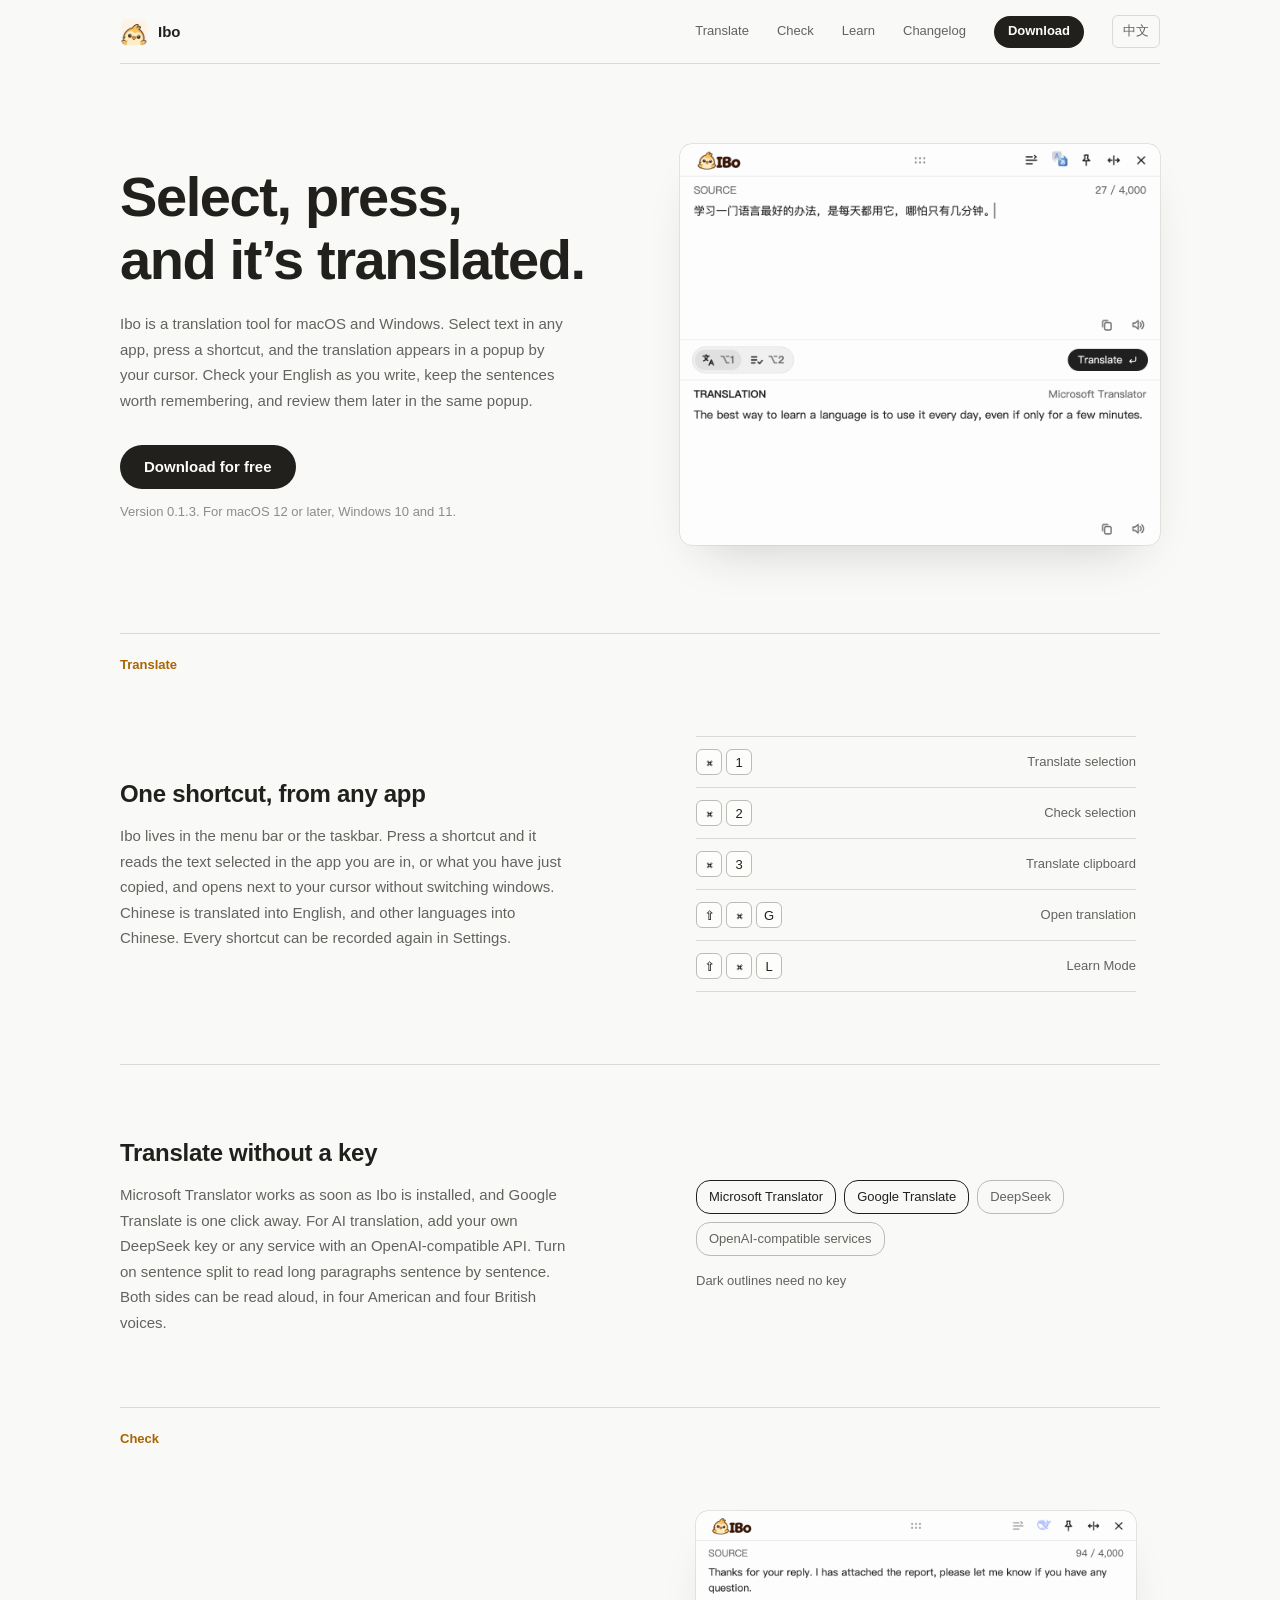
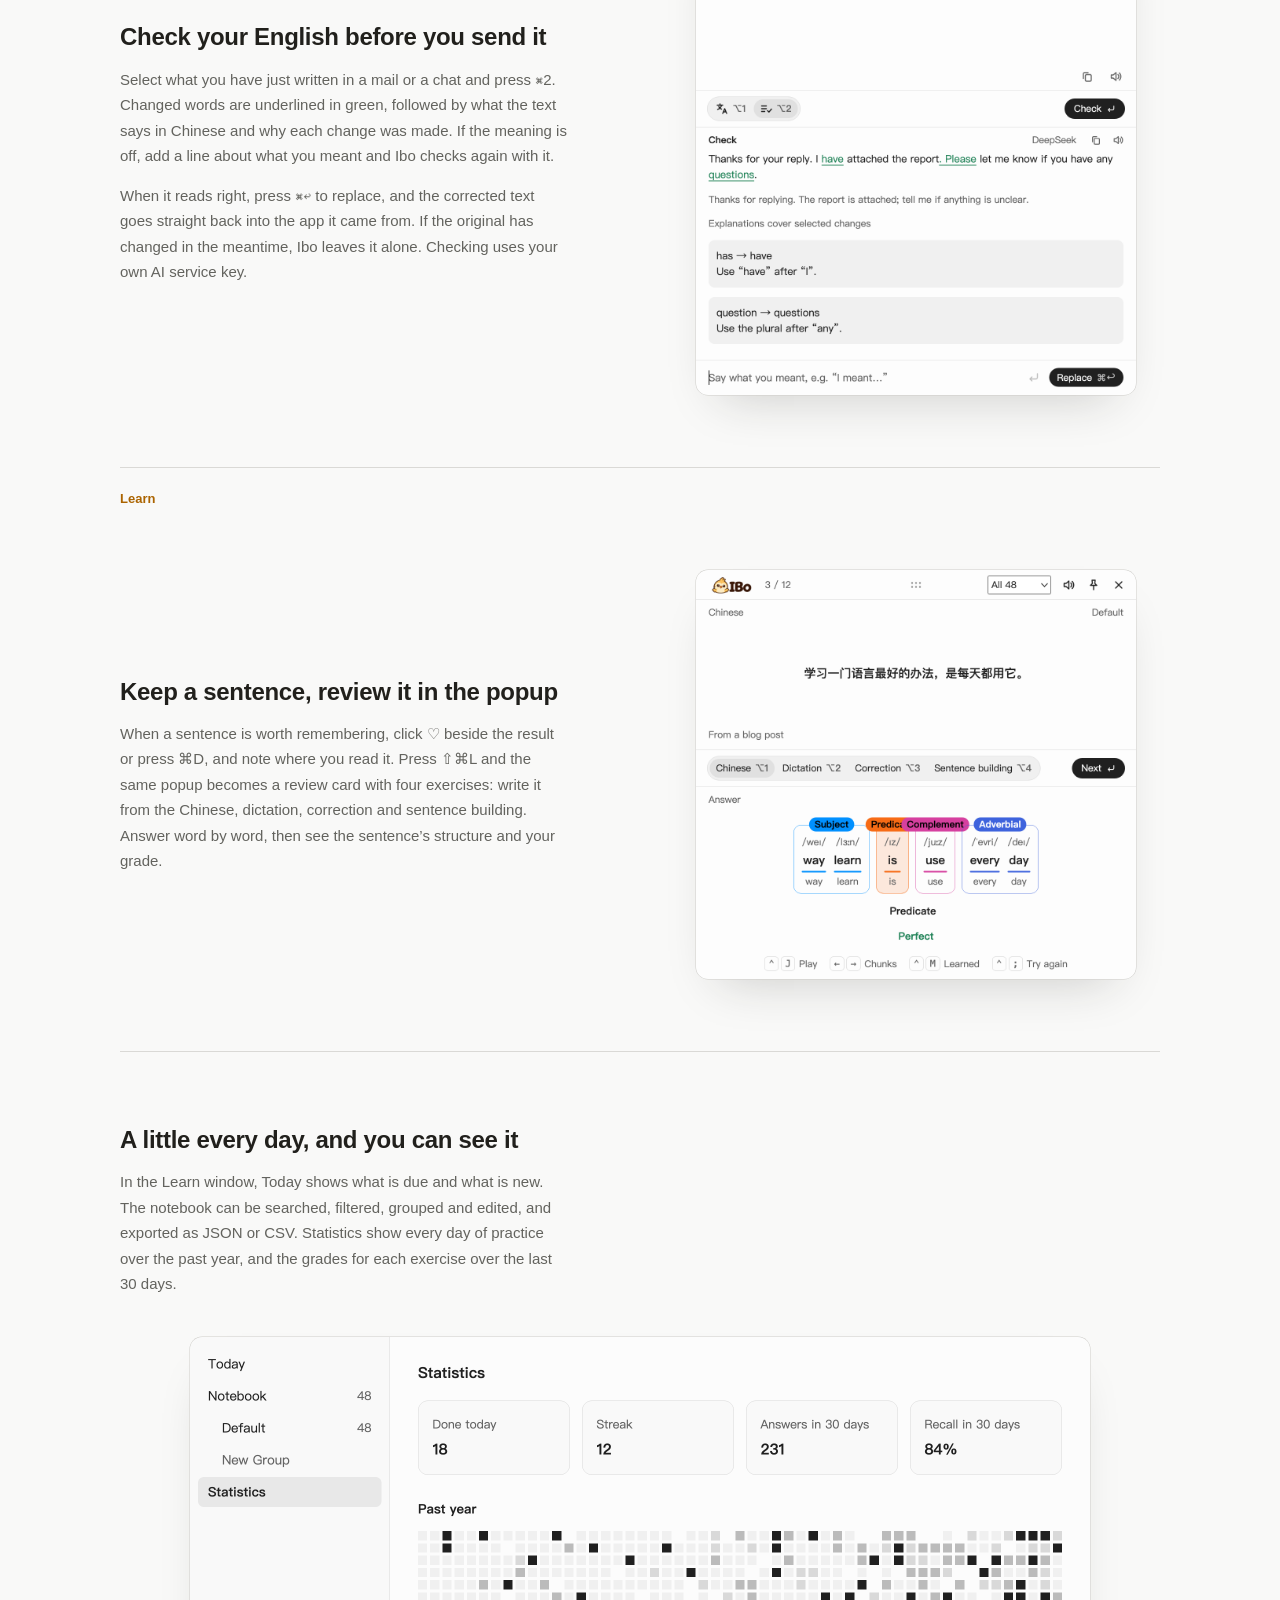
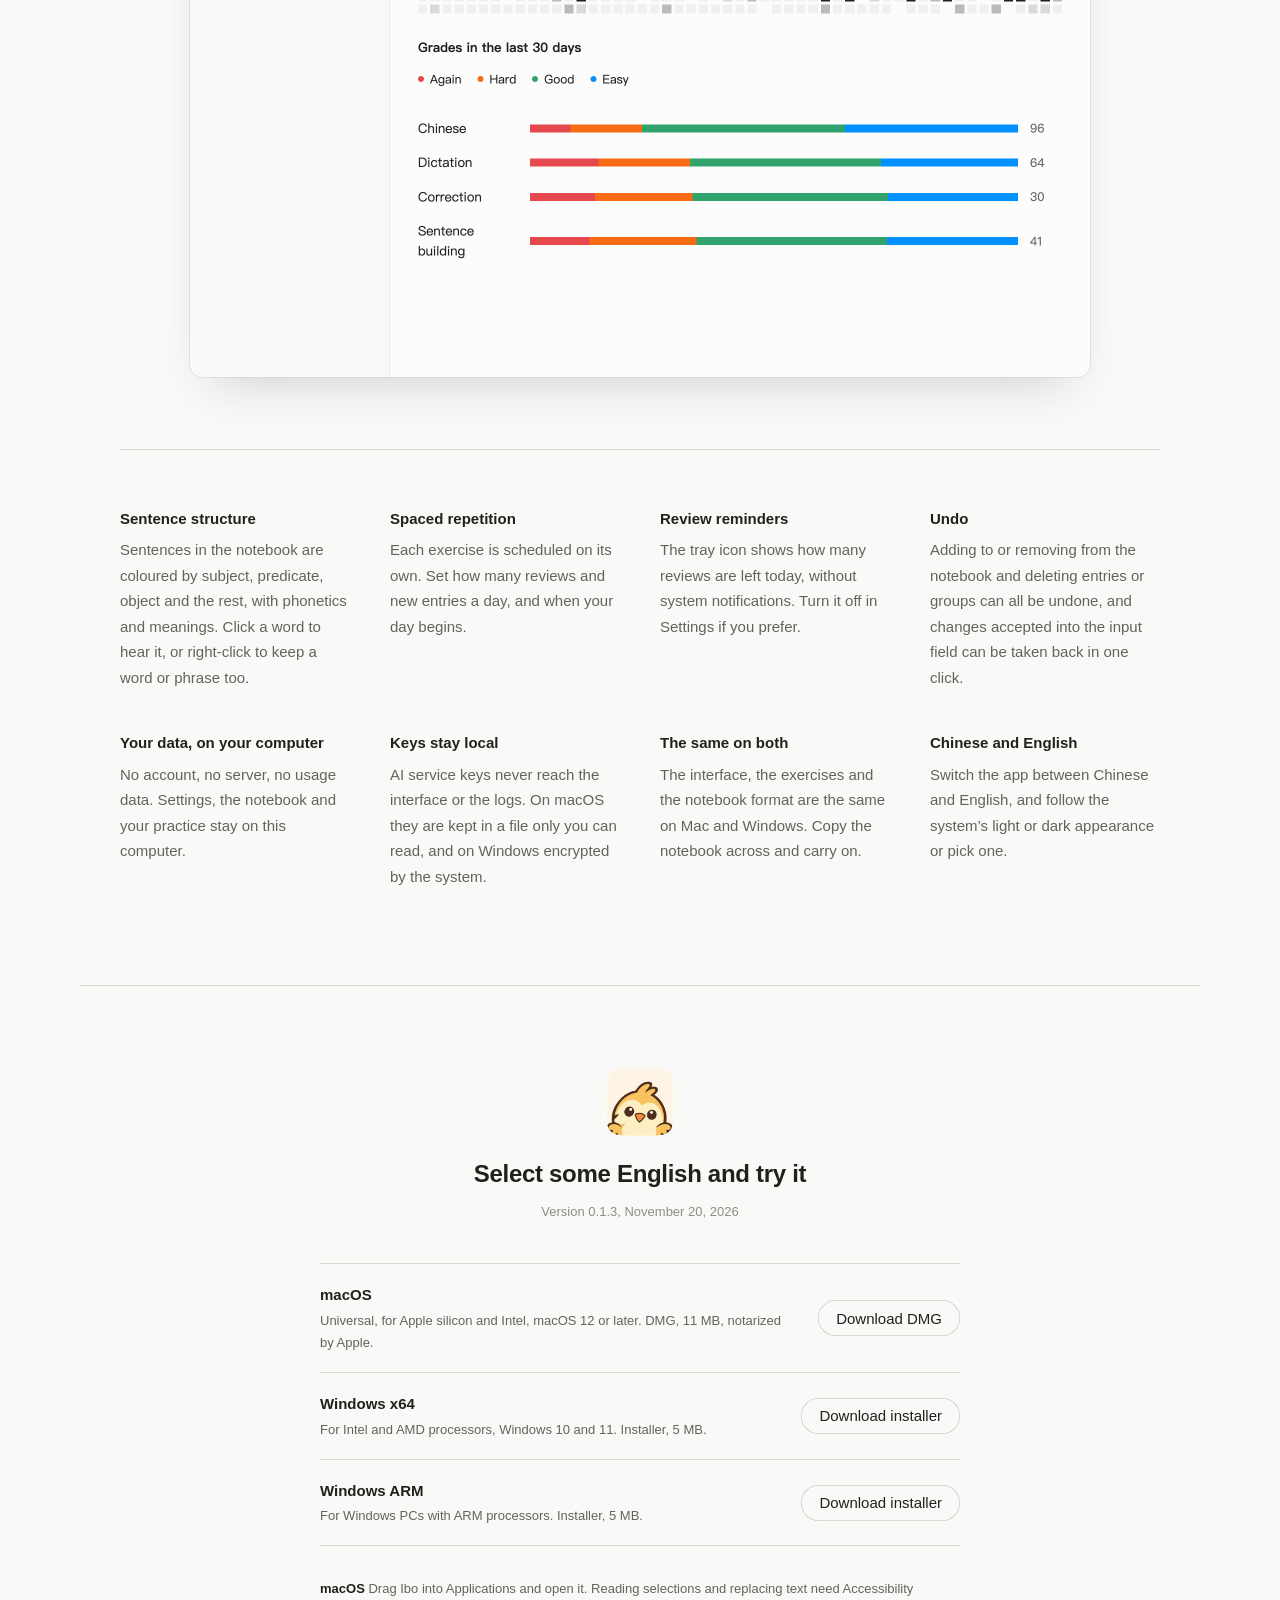
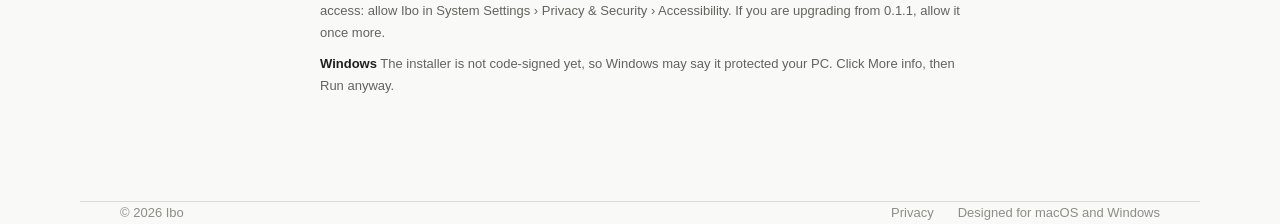
<file: index.html>
<!doctype html>
<!--
  The website of Ibo, the translation app for macOS and Windows, in the same "Paper" direction as
  Asaki's site: warm white, hairlines, the app's own windows as they are.
  Both languages are in the page; html[data-lang] decides which is shown, and html[data-os]
  which system's shortcuts and installer come first (see site.js).
  The screenshots are Ibo's real pages rendered against sample data (scripts/screenshots.py).
-->
<html lang="zh-CN" data-lang="zh" data-os="mac">
<head>
<meta charset="utf-8">
<meta name="viewport" content="width=device-width, initial-scale=1">
<title>Ibo</title>
<meta name="description" content="Ibo 是 macOS 与 Windows 上的划词翻译工具：选中文字按快捷键，在跟随光标的弹窗里翻译、检查英文，再把句子收进词汇本复习。Ibo translates and checks the text you select on macOS and Windows, and helps you review the sentences you keep.">
<link rel="icon" href="assets/icon.png">
<link rel="stylesheet" href="styles.css">
<script src="site.js" defer></script>
</head>
<body>

<header class="wrap">
  <nav aria-label="Ibo">
    <a class="brand" href="#top"><img src="assets/icon.png" alt="" width="28" height="28">Ibo</a>
    <div class="links">
      <a class="section" href="#translate"><span lang="zh">翻译</span><span lang="en">Translate</span></a>
      <a class="section" href="#check"><span lang="zh">检查</span><span lang="en">Check</span></a>
      <a class="section" href="#learn"><span lang="zh">学习</span><span lang="en">Learn</span></a>
      <a href="changelog.html"><span lang="zh">更新日志</span><span lang="en">Changelog</span></a>
      <a class="nav-download" href="#download"><span lang="zh">下载</span><span lang="en">Download</span></a>
      <button id="language" type="button"><span lang="zh" aria-label="Switch to English">EN</span><span lang="en" aria-label="切换到中文">中文</span></button>
    </div>
  </nav>
</header>

<main id="top">
  <section class="wrap hero">
    <div>
      <h1><span lang="zh">选中，按下，<br>就在手边翻译。</span><span lang="en">Select, press,<br>and it’s translated.</span></h1>
      <p class="lede">
        <span lang="zh">Ibo 是 macOS 与 Windows 上的划词翻译工具。在任何应用里选中一段文字，按下快捷键，译文就出现在光标旁的弹窗里。写英文时用它检查，遇到好句子就收进词汇本，之后在同一个弹窗里复习。</span>
        <span lang="en">Ibo is a translation tool for macOS and Windows. Select text in any app, press a shortcut, and the translation appears in a popup by your cursor. Check your English as you write, keep the sentences worth remembering, and review them later in the same popup.</span>
      </p>
      <a class="button" href="#download"><span lang="zh">免费下载</span><span lang="en">Download for free</span></a>
      <p class="note"><span lang="zh">版本 0.1.3，支持 macOS 12 及以上、Windows 10 和 11</span><span lang="en">Version 0.1.3. For macOS 12 or later, Windows 10 and 11.</span></p>
    </div>
    <img class="window" lang="zh" src="assets/translate-zh.png" width="1120" height="936"
      alt="Ibo 的翻译弹窗：上方是选中的英文原文，下方是微软翻译给出的中文译文">
    <img class="window" lang="en" src="assets/translate-en.png" width="1120" height="936"
      alt="Ibo's translation popup: the selected Chinese text above, its English translation from Microsoft Translator below">
  </section>

  <section class="wrap" id="translate">
    <p class="part"><span lang="zh">翻译</span><span lang="en">Translate</span></p>
    <div class="feature">
      <div>
        <h2><span lang="zh">在任何应用里，一个快捷键</span><span lang="en">One shortcut, from any app</span></h2>
        <p>
          <span lang="zh">Ibo 常驻在菜单栏或任务栏。按下快捷键，它读取当前应用里选中的文字，或者刚复制的内容，弹窗出现在光标旁边，不必切换窗口。中文译成英文，其他语言译成中文。快捷键可以在设置里重新录制。</span>
          <span lang="en">Ibo lives in the menu bar or the taskbar. Press a shortcut and it reads the text selected in the app you are in, or what you have just copied, and opens next to your cursor without switching windows. Chinese is translated into English, and other languages into Chinese. Every shortcut can be recorded again in Settings.</span>
        </p>
      </div>
      <figure>
        <dl class="keys" data-for="mac">
          <div><dt><kbd>⌘</kbd><kbd>1</kbd></dt><dd><span lang="zh">翻译选中文本</span><span lang="en">Translate selection</span></dd></div>
          <div><dt><kbd>⌘</kbd><kbd>2</kbd></dt><dd><span lang="zh">检查选中文本</span><span lang="en">Check selection</span></dd></div>
          <div><dt><kbd>⌘</kbd><kbd>3</kbd></dt><dd><span lang="zh">翻译剪贴板</span><span lang="en">Translate clipboard</span></dd></div>
          <div><dt><kbd>⇧</kbd><kbd>⌘</kbd><kbd>G</kbd></dt><dd><span lang="zh">打开翻译</span><span lang="en">Open translation</span></dd></div>
          <div><dt><kbd>⇧</kbd><kbd>⌘</kbd><kbd>L</kbd></dt><dd><span lang="zh">切换学习模式</span><span lang="en">Learn Mode</span></dd></div>
        </dl>
        <dl class="keys" data-for="windows">
          <div><dt><kbd>Alt</kbd><kbd>1</kbd></dt><dd><span lang="zh">翻译选中文本</span><span lang="en">Translate selection</span></dd></div>
          <div><dt><kbd>Alt</kbd><kbd>2</kbd></dt><dd><span lang="zh">检查选中文本</span><span lang="en">Check selection</span></dd></div>
          <div><dt><kbd>Alt</kbd><kbd>3</kbd></dt><dd><span lang="zh">翻译剪贴板</span><span lang="en">Translate clipboard</span></dd></div>
          <div><dt><kbd>Alt</kbd><kbd>Shift</kbd><kbd>G</kbd></dt><dd><span lang="zh">打开翻译</span><span lang="en">Open translation</span></dd></div>
          <div><dt><kbd>Alt</kbd><kbd>Shift</kbd><kbd>L</kbd></dt><dd><span lang="zh">切换学习模式</span><span lang="en">Learn Mode</span></dd></div>
        </dl>
      </figure>
    </div>

    <div class="feature">
      <div>
        <h2><span lang="zh">不用密钥也能翻译</span><span lang="en">Translate without a key</span></h2>
        <p>
          <span lang="zh">默认使用微软翻译，装好就能用，也可以换成 Google 翻译。想要 AI 翻译时，填入你自己的 DeepSeek 密钥，或任何兼容 OpenAI 接口的服务。打开拆句，长段落会逐句对照显示。原文和译文都可以朗读，美式与英式英语各有四种音色。</span>
          <span lang="en">Microsoft Translator works as soon as Ibo is installed, and Google Translate is one click away. For AI translation, add your own DeepSeek key or any service with an OpenAI-compatible API. Turn on sentence split to read long paragraphs sentence by sentence. Both sides can be read aloud, in four American and four British voices.</span>
        </p>
      </div>
      <figure>
        <ul class="services">
          <li class="free"><span lang="zh">微软翻译</span><span lang="en">Microsoft Translator</span></li>
          <li class="free"><span lang="zh">Google 翻译</span><span lang="en">Google Translate</span></li>
          <li>DeepSeek</li>
          <li><span lang="zh">OpenAI 兼容服务</span><span lang="en">OpenAI-compatible services</span></li>
        </ul>
        <figcaption><span lang="zh">深色为无需密钥的翻译引擎</span><span lang="en">Dark outlines need no key</span></figcaption>
      </figure>
    </div>
  </section>

  <section class="wrap" id="check">
    <p class="part"><span lang="zh">检查</span><span lang="en">Check</span></p>
    <div class="feature">
      <div>
        <h2><span lang="zh">写英文时，先检查一遍</span><span lang="en">Check your English before you send it</span></h2>
        <p>
          <span lang="zh">在邮件或聊天里选中刚写的英文，按 <span class="key" data-for="mac">⌘2</span><span class="key" data-for="windows">Alt+2</span>。改过的词用绿色下划线标出，下面是译回中文的意思和每处修改的说明。意思不对时，补一句你想表达的，Ibo 会按它重新改。</span>
          <span lang="en">Select what you have just written in a mail or a chat and press <span class="key" data-for="mac">⌘2</span><span class="key" data-for="windows">Alt+2</span>. Changed words are underlined in green, followed by what the text says in Chinese and why each change was made. If the meaning is off, add a line about what you meant and Ibo checks again with it.</span>
        </p>
        <p>
          <span lang="zh">满意了就按 <span class="key" data-for="mac">⌘↩</span><span class="key" data-for="windows">Ctrl+↩</span> 替换，改好的文字直接写回原来的应用。原文在这期间被改动过，Ibo 不会覆盖它。检查需要你自己的 AI 服务密钥。</span>
          <span lang="en">When it reads right, press <span class="key" data-for="mac">⌘↩</span><span class="key" data-for="windows">Ctrl+↩</span> to replace, and the corrected text goes straight back into the app it came from. If the original has changed in the meantime, Ibo leaves it alone. Checking uses your own AI service key.</span>
        </p>
      </div>
      <figure>
        <img class="window" lang="zh" src="assets/check-zh.png" width="1120" height="1234" loading="lazy"
          alt="Ibo 的检查结果：has 改为 have、question 改为 questions，附中文意思、修改说明和替换按钮">
        <img class="window" lang="en" src="assets/check-en.png" width="1120" height="1234" loading="lazy"
          alt="Ibo's check result: has becomes have and question becomes questions, with the meaning, the reasons and a Replace button">
      </figure>
    </div>
  </section>

  <section class="wrap" id="learn">
    <p class="part"><span lang="zh">学习</span><span lang="en">Learn</span></p>
    <div class="feature">
      <div>
        <h2><span lang="zh">收进词汇本，在弹窗里复习</span><span lang="en">Keep a sentence, review it in the popup</span></h2>
        <p>
          <span lang="zh">遇到值得记住的句子，点结果旁的 ♡ 或按 <span class="key" data-for="mac">⌘D</span><span class="key" data-for="windows">Ctrl+D</span> 收进词汇本，顺手记一句在哪里读到的。按 <span class="key" data-for="mac">⇧⌘L</span><span class="key" data-for="windows">Alt+Shift+L</span>，同一个弹窗变成复习卡片：看中文写英文、听写、改错、连词成句四种题型，逐词作答，答完显示句子结构和评级。</span>
          <span lang="en">When a sentence is worth remembering, click ♡ beside the result or press <span class="key" data-for="mac">⌘D</span><span class="key" data-for="windows">Ctrl+D</span>, and note where you read it. Press <span class="key" data-for="mac">⇧⌘L</span><span class="key" data-for="windows">Alt+Shift+L</span> and the same popup becomes a review card with four exercises: write it from the Chinese, dictation, correction and sentence building. Answer word by word, then see the sentence’s structure and your grade.</span>
        </p>
      </div>
      <figure>
        <img class="window" lang="zh" src="assets/review-zh.png" width="1120" height="1040" loading="lazy"
          alt="Ibo 的复习卡片：中文题目、四种题型，答完后按主语、谓语、补语、状语着色的句子结构和 Perfect 评级">
        <img class="window" lang="en" src="assets/review-en.png" width="1120" height="1040" loading="lazy"
          alt="Ibo's review card: the Chinese prompt, four exercises, and after the answer the sentence's structure coloured by role, graded Perfect">
      </figure>
    </div>

    <div class="feature wide">
      <div>
        <h2><span lang="zh">每天复习一点，看得见进度</span><span lang="en">A little every day, and you can see it</span></h2>
        <p>
          <span lang="zh">学习窗口里，今日页列出待复习和新条目；词汇本可以搜索、筛选、分组和编辑，也能导出成 JSON 或 CSV；统计页显示过去一年每天的练习，以及近 30 天各题型的评分分布。</span>
          <span lang="en">In the Learn window, Today shows what is due and what is new. The notebook can be searched, filtered, grouped and edited, and exported as JSON or CSV. Statistics show every day of practice over the past year, and the grades for each exercise over the last 30 days.</span>
        </p>
      </div>
      <img class="window" lang="zh" src="assets/stats-zh.png" width="1800" height="1280" loading="lazy"
        alt="Ibo 的学习窗口统计页：今日完成、连续天数、近 30 天答题与记住率，过去一年的热力图和各题型评分分布">
      <img class="window" lang="en" src="assets/stats-en.png" width="1800" height="1280" loading="lazy"
        alt="Statistics in Ibo's Learn window: done today, streak, answers and recall in 30 days, a year of practice and the grades per exercise">
    </div>

    <dl class="details">
      <div>
        <dt><span lang="zh">句子结构</span><span lang="en">Sentence structure</span></dt>
        <dd><span lang="zh">词汇本里的句子按主语、谓语、宾语等成分着色，标出音标和释义。点一个词朗读，右键可以把单词或词组也收进词汇本。</span><span lang="en">Sentences in the notebook are coloured by subject, predicate, object and the rest, with phonetics and meanings. Click a word to hear it, or right-click to keep a word or phrase too.</span></dd>
      </div>
      <div>
        <dt><span lang="zh">按记忆排期</span><span lang="en">Spaced repetition</span></dt>
        <dd><span lang="zh">每种题型分别安排复习时间。每天复习多少、新学多少、一天从几点开始，都可以在设置里调整。</span><span lang="en">Each exercise is scheduled on its own. Set how many reviews and new entries a day, and when your day begins.</span></dd>
      </div>
      <div>
        <dt><span lang="zh">复习提醒</span><span lang="en">Review reminders</span></dt>
        <dd><span lang="zh">托盘图标上显示今天还剩几条待复习，不发系统通知。不需要时可以在设置里关掉。</span><span lang="en">The tray icon shows how many reviews are left today, without system notifications. Turn it off in Settings if you prefer.</span></dd>
      </div>
      <div>
        <dt><span lang="zh">撤销</span><span lang="en">Undo</span></dt>
        <dd><span lang="zh">收进或移出词汇本、删除条目和分组，都可以撤销。在输入框里接受的修改，也能一键退回原文。</span><span lang="en">Adding to or removing from the notebook and deleting entries or groups can all be undone, and changes accepted into the input field can be taken back in one click.</span></dd>
      </div>
      <div>
        <dt><span lang="zh">数据在你的电脑上</span><span lang="en">Your data, on your computer</span></dt>
        <dd><span lang="zh">没有账户和服务器，不收集使用数据。设置、词汇本和练习记录只保存在本机。</span><span lang="en">No account, no server, no usage data. Settings, the notebook and your practice stay on this computer.</span></dd>
      </div>
      <div>
        <dt><span lang="zh">密钥只存本机</span><span lang="en">Keys stay local</span></dt>
        <dd><span lang="zh">AI 服务的密钥不进界面和日志。macOS 上存为只有你能读的文件，Windows 上用系统加密保存。</span><span lang="en">AI service keys never reach the interface or the logs. On macOS they are kept in a file only you can read, and on Windows encrypted by the system.</span></dd>
      </div>
      <div>
        <dt><span lang="zh">两个平台一致</span><span lang="en">The same on both</span></dt>
        <dd><span lang="zh">Mac 和 Windows 上的界面、题型和词汇本格式相同，词汇本文件复制过去就能继续复习。</span><span lang="en">The interface, the exercises and the notebook format are the same on Mac and Windows. Copy the notebook across and carry on.</span></dd>
      </div>
      <div>
        <dt><span lang="zh">中文与 English</span><span lang="en">Chinese and English</span></dt>
        <dd><span lang="zh">界面可以在中文和英文之间切换，浅色、深色跟随系统或自选。</span><span lang="en">Switch the app between Chinese and English, and follow the system’s light or dark appearance or pick one.</span></dd>
      </div>
    </dl>
  </section>

  <section class="wrap download" id="download">
    <img src="assets/icon.png" alt="" width="72" height="72">
    <h2><span lang="zh">选中一段英文试试</span><span lang="en">Select some English and try it</span></h2>
    <p class="note"><span lang="zh">版本 0.1.3，2026 年 11 月 20 日</span><span lang="en">Version 0.1.3, November 20, 2026</span></p>
    <div class="installers">
      <div class="installer" data-for="mac">
        <div>
          <p class="name">macOS</p>
          <p class="about"><span lang="zh">通用版，适用于 Apple 芯片和 Intel，需要 macOS 12 及以上。DMG，11 MB，已通过 Apple 公证。</span><span lang="en">Universal, for Apple silicon and Intel, macOS 12 or later. DMG, 11 MB, notarized by Apple.</span></p>
        </div>
        <a class="button" href="https://github.com/lhjZY/ibo-releases/releases/latest/download/Ibo.dmg"><span lang="zh">下载 DMG</span><span lang="en">Download DMG</span></a>
      </div>
      <div class="installer" data-for="windows">
        <div>
          <p class="name">Windows x64</p>
          <p class="about"><span lang="zh">适用于 Intel 和 AMD 处理器，Windows 10 和 11。安装程序，5 MB。</span><span lang="en">For Intel and AMD processors, Windows 10 and 11. Installer, 5 MB.</span></p>
        </div>
        <a class="button" href="https://github.com/lhjZY/ibo-releases/releases/latest/download/Ibo-Setup-x64.exe"><span lang="zh">下载安装程序</span><span lang="en">Download installer</span></a>
      </div>
      <div class="installer" data-for="windows-arm">
        <div>
          <p class="name">Windows ARM</p>
          <p class="about"><span lang="zh">适用于 ARM 处理器的 Windows 电脑。安装程序，5 MB。</span><span lang="en">For Windows PCs with ARM processors. Installer, 5 MB.</span></p>
        </div>
        <a class="button" href="https://github.com/lhjZY/ibo-releases/releases/latest/download/Ibo-Setup-arm64.exe"><span lang="zh">下载安装程序</span><span lang="en">Download installer</span></a>
      </div>
    </div>
    <div class="first-run">
      <p><strong><span lang="zh">macOS</span><span lang="en">macOS</span></strong>
        <span lang="zh">把 Ibo 拖进“应用程序”后打开。读取选中文字和替换写回需要辅助功能权限，请在“系统设置 › 隐私与安全性 › 辅助功能”中允许 Ibo。从 0.1.1 升级的需要重新允许一次。</span>
        <span lang="en">Drag Ibo into Applications and open it. Reading selections and replacing text need Accessibility access: allow Ibo in System Settings › Privacy &amp; Security › Accessibility. If you are upgrading from 0.1.1, allow it once more.</span></p>
      <p><strong><span lang="zh">Windows</span><span lang="en">Windows</span></strong>
        <span lang="zh">安装程序暂未进行代码签名，运行时 Windows 可能提示“已保护你的电脑”，点“更多信息”，再点“仍要运行”。</span>
        <span lang="en">The installer is not code-signed yet, so Windows may say it protected your PC. Click More info, then Run anyway.</span></p>
    </div>
  </section>
</main>

<footer class="wrap">
  <span>© 2026 Ibo</span>
  <span class="footer-links">
    <a href="privacy.html"><span lang="zh">隐私政策</span><span lang="en">Privacy</span></a>
    <span><span lang="zh">为 macOS 与 Windows 而设计</span><span lang="en">Designed for macOS and Windows</span></span>
  </span>
</footer>

</body>
</html>
</file>
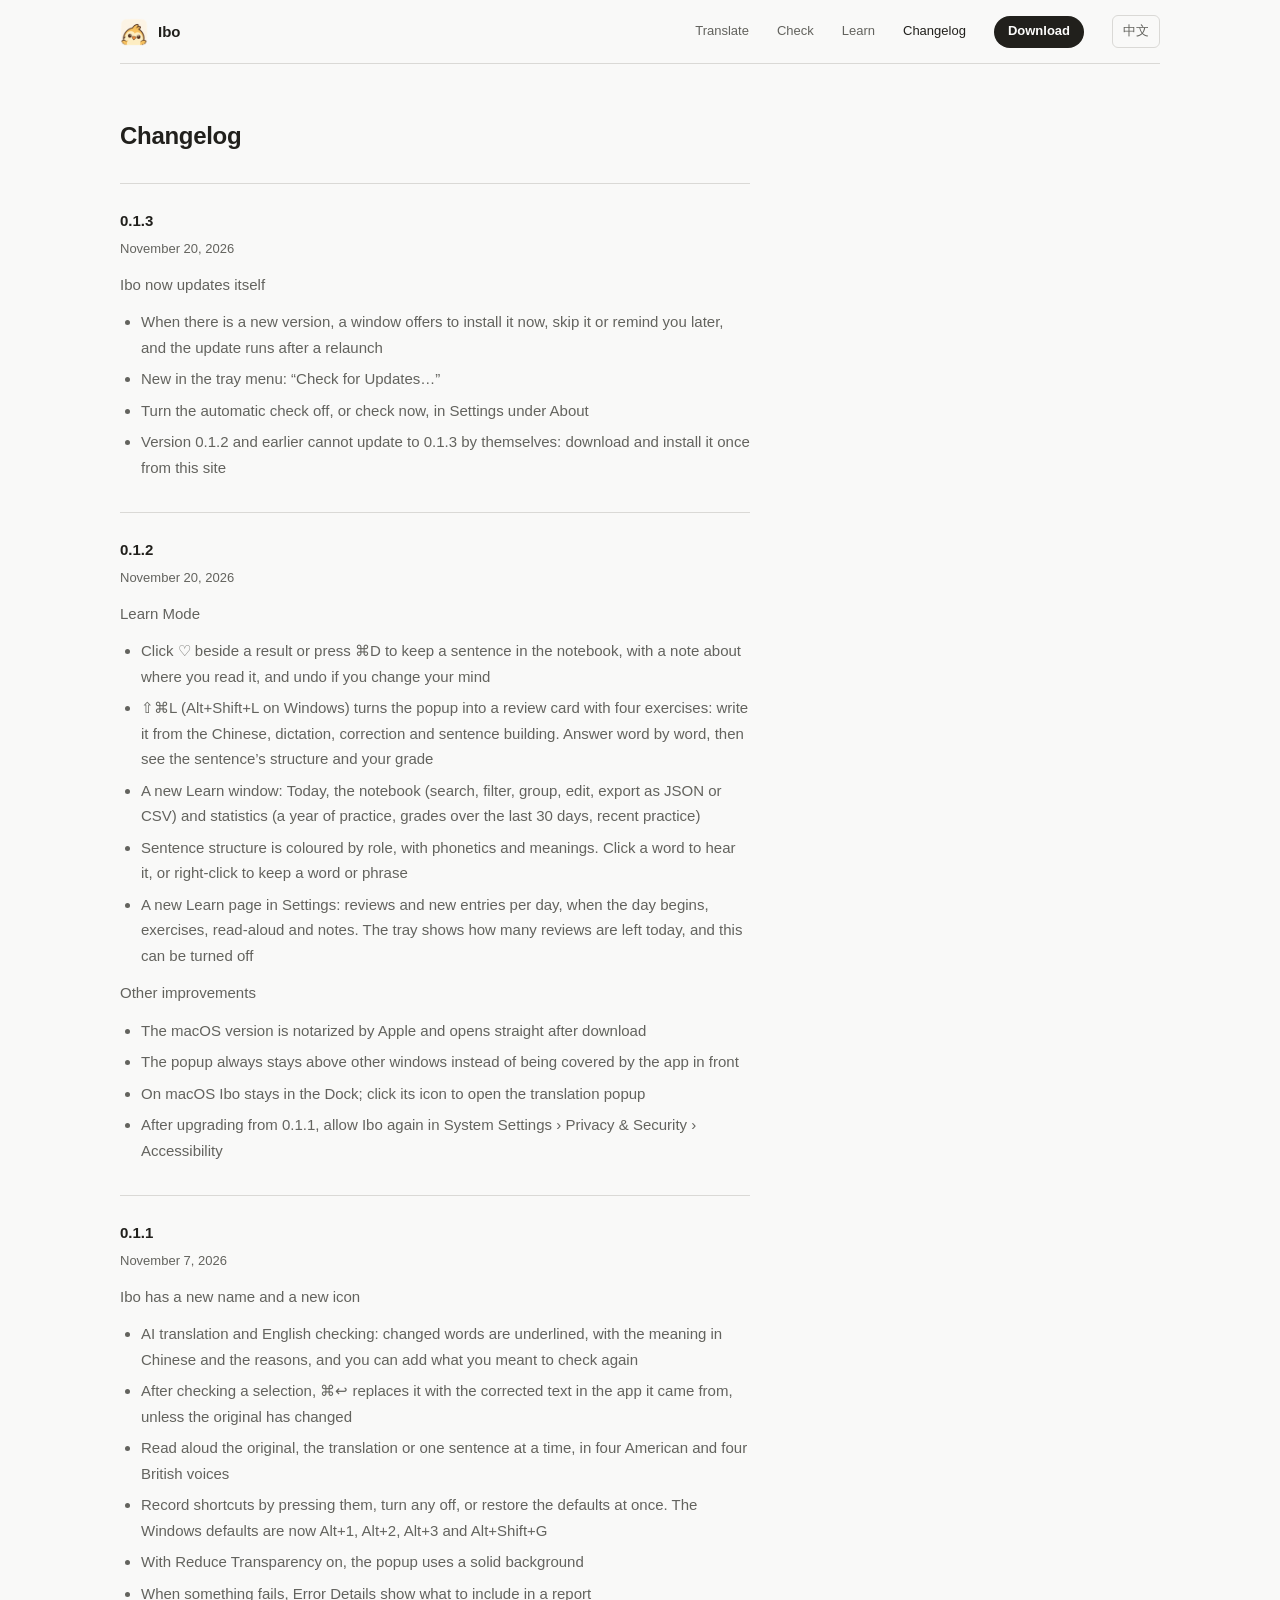
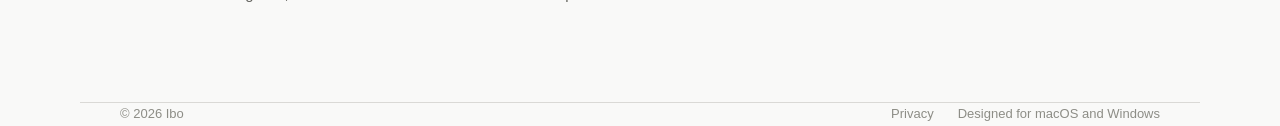
<file: changelog.html>
<!doctype html>
<!--
  Ibo's changelog: a version each, newest first, written for people using the app.
  The app repository's CHANGELOG.md is the full record; add each release here when it is published.
-->
<html lang="zh-CN" data-lang="zh" data-os="mac">
<head>
<meta charset="utf-8">
<meta name="viewport" content="width=device-width, initial-scale=1">
<title>Ibo 更新日志 Changelog</title>
<meta name="description" content="Ibo 每个版本的更新内容。What changed in each version of Ibo.">
<link rel="icon" href="assets/icon.png">
<link rel="stylesheet" href="styles.css">
<script src="site.js" defer></script>
</head>
<body>

<header class="wrap">
  <nav aria-label="Ibo">
    <a class="brand" href="index.html"><img src="assets/icon.png" alt="" width="28" height="28">Ibo</a>
    <div class="links">
      <a class="section" href="index.html#translate"><span lang="zh">翻译</span><span lang="en">Translate</span></a>
      <a class="section" href="index.html#check"><span lang="zh">检查</span><span lang="en">Check</span></a>
      <a class="section" href="index.html#learn"><span lang="zh">学习</span><span lang="en">Learn</span></a>
      <a href="changelog.html" aria-current="page"><span lang="zh">更新日志</span><span lang="en">Changelog</span></a>
      <a class="nav-download" href="index.html#download"><span lang="zh">下载</span><span lang="en">Download</span></a>
      <button id="language" type="button"><span lang="zh" aria-label="Switch to English">EN</span><span lang="en" aria-label="切换到中文">中文</span></button>
    </div>
  </nav>
</header>

<main class="wrap policy changelog">
  <h2><span lang="zh">更新日志</span><span lang="en">Changelog</span></h2>
  <!-- Releases, newest first. -->
  <article class="release" id="v0.1.3">
    <h3>0.1.3</h3>
    <p class="note"><span lang="zh">2026 年 11 月 20 日</span><span lang="en">November 20, 2026</span></p>
    <div lang="zh"><p>Ibo 现在可以自己更新</p><ul>
      <li>有新版本时会弹出更新窗口，可以立即安装、跳过这个版本或稍后提醒，安装后重新启动即可</li>
      <li>托盘菜单新增“检查更新…”</li>
      <li>设置的“关于”页可以关闭自动检查更新，也可以立即检查</li>
      <li>0.1.2 及更早的版本不能自动更新到 0.1.3，请从官网下载安装一次</li>
    </ul></div>
    <div lang="en"><p>Ibo now updates itself</p><ul>
      <li>When there is a new version, a window offers to install it now, skip it or remind you later, and the update runs after a relaunch</li>
      <li>New in the tray menu: “Check for Updates…”</li>
      <li>Turn the automatic check off, or check now, in Settings under About</li>
      <li>Version 0.1.2 and earlier cannot update to 0.1.3 by themselves: download and install it once from this site</li>
    </ul></div>
  </article>
  <article class="release" id="v0.1.2">
    <h3>0.1.2</h3>
    <p class="note"><span lang="zh">2026 年 11 月 20 日</span><span lang="en">November 20, 2026</span></p>
    <div lang="zh"><p>学习模式</p><ul>
      <li>结果旁的 ♡ 或 ⌘D 把句子收进词汇本，可以顺手记下场景，收错了能撤销</li>
      <li>⇧⌘L（Windows 为 Alt+Shift+L）把弹窗切换成复习卡片：看中文写英文、听写、改错、连词成句四种题型，逐词作答，答完显示句子结构和评级</li>
      <li>新的学习窗口：今日、词汇本（搜索、筛选、分组、编辑、导出 JSON 或 CSV）和统计（过去一年的练习、近 30 天评分分布、最近练习）</li>
      <li>句子结构按成分着色，标出音标和释义，点击单词朗读，右键把单词或词组收进词汇本</li>
      <li>设置新增“学习”页：每天复习和新学的数量、每日开始时间、题型、朗读与场景；托盘显示今天还剩几条待复习，可以关闭</li>
    </ul><p>其他改进</p><ul>
      <li>macOS 版通过 Apple 公证，下载后可以直接打开</li>
      <li>弹窗始终显示在其他窗口之上，不会再被前台应用挡住</li>
      <li>macOS 上 Ibo 常驻 Dock，点 Dock 图标打开翻译弹窗</li>
      <li>从 0.1.1 升级后，需要在“系统设置 › 隐私与安全性 › 辅助功能”中重新允许 Ibo</li>
    </ul></div>
    <div lang="en"><p>Learn Mode</p><ul>
      <li>Click ♡ beside a result or press ⌘D to keep a sentence in the notebook, with a note about where you read it, and undo if you change your mind</li>
      <li>⇧⌘L (Alt+Shift+L on Windows) turns the popup into a review card with four exercises: write it from the Chinese, dictation, correction and sentence building. Answer word by word, then see the sentence’s structure and your grade</li>
      <li>A new Learn window: Today, the notebook (search, filter, group, edit, export as JSON or CSV) and statistics (a year of practice, grades over the last 30 days, recent practice)</li>
      <li>Sentence structure is coloured by role, with phonetics and meanings. Click a word to hear it, or right-click to keep a word or phrase</li>
      <li>A new Learn page in Settings: reviews and new entries per day, when the day begins, exercises, read-aloud and notes. The tray shows how many reviews are left today, and this can be turned off</li>
    </ul><p>Other improvements</p><ul>
      <li>The macOS version is notarized by Apple and opens straight after download</li>
      <li>The popup always stays above other windows instead of being covered by the app in front</li>
      <li>On macOS Ibo stays in the Dock; click its icon to open the translation popup</li>
      <li>After upgrading from 0.1.1, allow Ibo again in System Settings › Privacy &amp; Security › Accessibility</li>
    </ul></div>
  </article>
  <article class="release" id="v0.1.1">
    <h3>0.1.1</h3>
    <p class="note"><span lang="zh">2026 年 11 月 7 日</span><span lang="en">November 7, 2026</span></p>
    <div lang="zh"><p>Ibo 有了新名字和新图标</p><ul>
      <li>AI 翻译与英文检查：改过的词有下划线，附中文意思和修改说明，可以补充原意重新检查</li>
      <li>检查选中文本后，⌘↩ 把改好的文字替换回原来的应用；原文已经变化时不会覆盖</li>
      <li>原文、译文和逐句朗读，美式与英式英语各四种音色</li>
      <li>快捷键改为点击录制，可以停用或一键恢复默认；Windows 默认改为 Alt+1、Alt+2、Alt+3 和 Alt+Shift+G</li>
      <li>系统开启“减少透明度”时，弹窗改用不透明背景</li>
      <li>出错时可以展开“错误详情”，便于反馈问题</li>
    </ul></div>
    <div lang="en"><p>Ibo has a new name and a new icon</p><ul>
      <li>AI translation and English checking: changed words are underlined, with the meaning in Chinese and the reasons, and you can add what you meant to check again</li>
      <li>After checking a selection, ⌘↩ replaces it with the corrected text in the app it came from, unless the original has changed</li>
      <li>Read aloud the original, the translation or one sentence at a time, in four American and four British voices</li>
      <li>Record shortcuts by pressing them, turn any off, or restore the defaults at once. The Windows defaults are now Alt+1, Alt+2, Alt+3 and Alt+Shift+G</li>
      <li>With Reduce Transparency on, the popup uses a solid background</li>
      <li>When something fails, Error Details show what to include in a report</li>
    </ul></div>
  </article>
</main>

<footer class="wrap">
  <span>© 2026 Ibo</span>
  <span class="footer-links">
    <a href="privacy.html"><span lang="zh">隐私政策</span><span lang="en">Privacy</span></a>
    <span><span lang="zh">为 macOS 与 Windows 而设计</span><span lang="en">Designed for macOS and Windows</span></span>
  </span>
</footer>

</body>
</html>
</file>
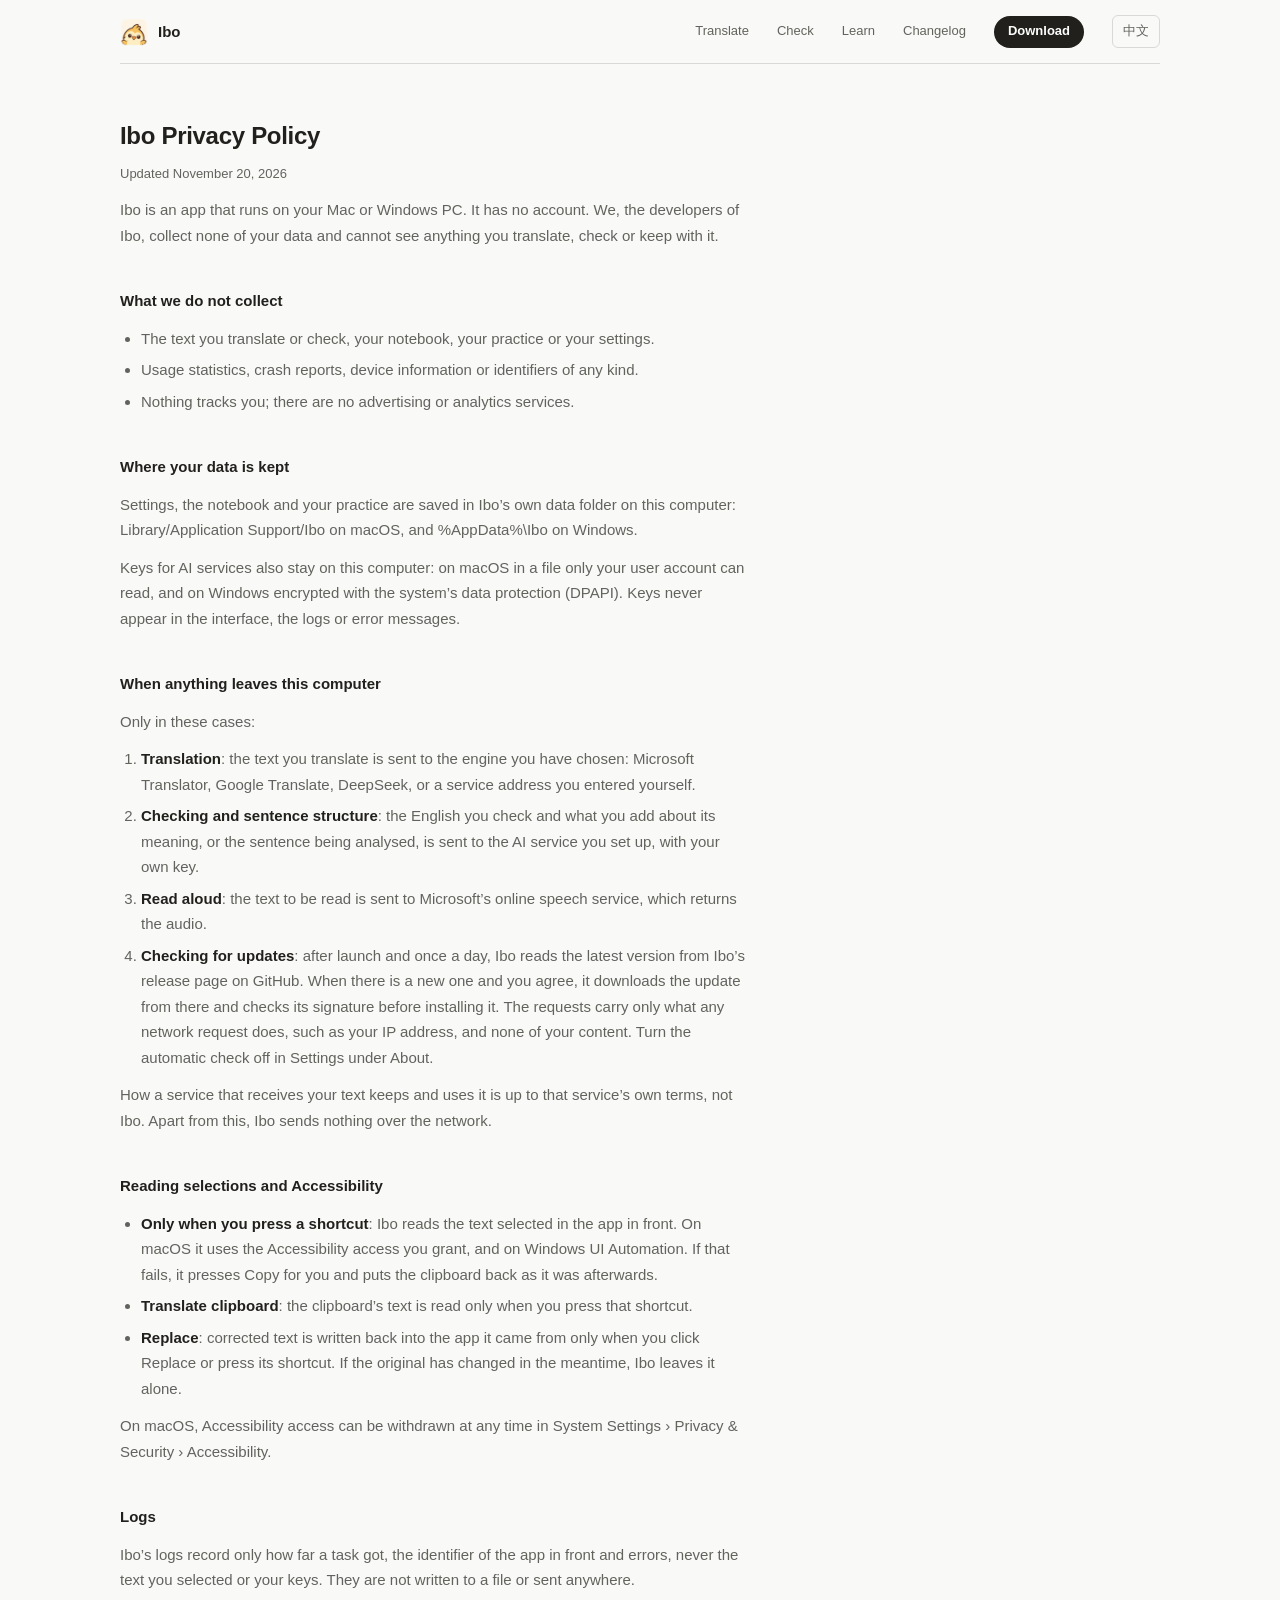
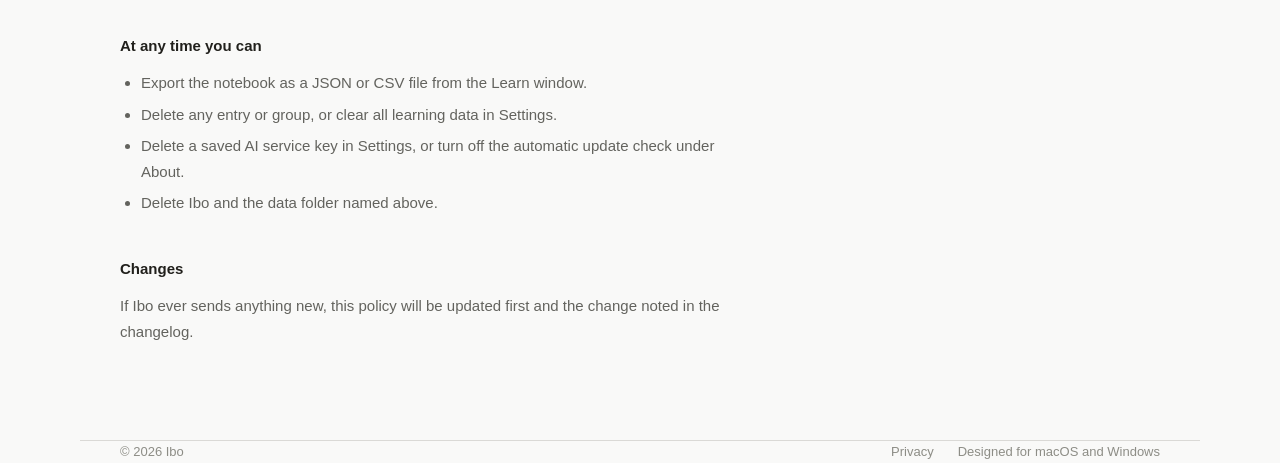
<file: privacy.html>
<!doctype html>
<!--
  Ibo's privacy policy, in both languages like the rest of the site. It follows what the app does
  (README "数据目录", docs/divergences.md); change it when the app starts sending anything new.
-->
<html lang="zh-CN" data-lang="zh" data-os="mac">
<head>
<meta charset="utf-8">
<meta name="viewport" content="width=device-width, initial-scale=1">
<title>Ibo 隐私政策 Privacy Policy</title>
<meta name="description" content="Ibo 的隐私政策：没有账户，不收集数据，内容只在你的电脑上。Ibo's privacy policy: no account, no data collected, your things stay on your computer.">
<link rel="icon" href="assets/icon.png">
<link rel="stylesheet" href="styles.css">
<script src="site.js" defer></script>
</head>
<body>

<header class="wrap">
  <nav aria-label="Ibo">
    <a class="brand" href="index.html"><img src="assets/icon.png" alt="" width="28" height="28">Ibo</a>
    <div class="links">
      <a class="section" href="index.html#translate"><span lang="zh">翻译</span><span lang="en">Translate</span></a>
      <a class="section" href="index.html#check"><span lang="zh">检查</span><span lang="en">Check</span></a>
      <a class="section" href="index.html#learn"><span lang="zh">学习</span><span lang="en">Learn</span></a>
      <a href="changelog.html"><span lang="zh">更新日志</span><span lang="en">Changelog</span></a>
      <a class="nav-download" href="index.html#download"><span lang="zh">下载</span><span lang="en">Download</span></a>
      <button id="language" type="button"><span lang="zh" aria-label="Switch to English">EN</span><span lang="en" aria-label="切换到中文">中文</span></button>
    </div>
  </nav>
</header>

<main class="wrap policy">
  <article lang="zh">
    <h2>Ibo 隐私政策</h2>
    <p class="note">更新日期：2026 年 11 月 20 日</p>
    <p>Ibo 是一个在你的 Mac 或 Windows 电脑上运行的应用。它没有账户。我们（Ibo 的开发者）不收集你的任何数据，也看不到你用 Ibo 翻译、检查或收藏的任何内容。</p>

    <h3>我们不收集什么</h3>
    <ul>
      <li>不收集你翻译或检查的文字、词汇本、练习记录或设置。</li>
      <li>不收集使用统计、崩溃报告、设备信息或任何标识符。</li>
      <li>不跟踪你，不使用广告或分析服务。</li>
    </ul>

    <h3>你的数据存在哪里</h3>
    <p>设置、词汇本和练习记录保存在这台电脑上 Ibo 自己的数据文件夹里：macOS 为“资源库/Application Support/Ibo”，Windows 为 %AppData%\Ibo。</p>
    <p>AI 服务的密钥同样只保存在这台电脑上：macOS 上是只有你的用户账户能读的文件，Windows 上用系统的数据保护功能（DPAPI）加密。密钥不会出现在界面、日志或错误信息里。</p>

    <h3>什么时候会有内容离开这台电脑</h3>
    <p>只在以下情况：</p>
    <ol>
      <li><strong>翻译</strong>：你要翻译的文字会发送给当前选择的翻译引擎：微软翻译、Google 翻译、DeepSeek，或你自己填写的服务地址。</li>
      <li><strong>检查与句子结构</strong>：要检查的英文和你补充的原意，或者要分析的句子，会发送给你在设置里配置的 AI 服务，使用你自己的密钥。</li>
      <li><strong>朗读</strong>：要朗读的文字会发送给微软的在线语音服务，换回语音。</li>
      <li><strong>检查更新</strong>：Ibo 在启动后和每天一次，从 GitHub 上的 Ibo 发布页读取最新版本的信息；有新版本并且你同意后，从那里下载更新，校验签名后再安装。请求里只有网络请求本身带的信息（例如你的 IP 地址），不含你的任何内容。可以在设置的“关于”里关闭自动检查。</li>
    </ol>
    <p>收到内容的服务如何保存和使用它，由该服务自己的条款决定，与 Ibo 无关。除此之外，Ibo 不会把任何内容发送到网络上。</p>

    <h3>读取选中文字与辅助功能权限</h3>
    <ul>
      <li><strong>只在你按下快捷键时读取</strong>：Ibo 读取最前面的应用里你选中的文字。macOS 上通过你授予的辅助功能权限读取，Windows 上通过 UI Automation 读取。读不到时，它会替你按一次复制，取到文字后把剪贴板恢复原样。</li>
      <li><strong>翻译剪贴板</strong>：只在你按下对应快捷键时读取剪贴板里的文字。</li>
      <li><strong>替换</strong>：只在你点“替换”或按对应快捷键时，把改好的文字写回原来的应用。原文在此期间已经变化时，Ibo 不会覆盖它。</li>
    </ul>
    <p>macOS 的辅助功能权限可以随时在“系统设置 › 隐私与安全性 › 辅助功能”中收回。</p>

    <h3>日志</h3>
    <p>Ibo 的运行日志只记录处理到哪一步、前台应用的标识和错误，不记录你选中的文字或密钥。日志不会写入文件，也不会发送出去。</p>

    <h3>你可以随时</h3>
    <ul>
      <li>在学习窗口里把词汇本导出成 JSON 或 CSV 文件。</li>
      <li>删除任意条目或分组，或在设置里清空全部学习数据。</li>
      <li>在设置里删除已保存的 AI 服务密钥，或在“关于”里关闭自动检查更新。</li>
      <li>删除 Ibo，以及上文所说的数据文件夹。</li>
    </ul>

    <h3>变更</h3>
    <p>如果 Ibo 将来发送新的内容，我们会先更新这份政策，并在更新日志中说明。</p>
  </article>

  <article lang="en">
    <h2>Ibo Privacy Policy</h2>
    <p class="note">Updated November 20, 2026</p>
    <p>Ibo is an app that runs on your Mac or Windows PC. It has no account. We, the developers of Ibo, collect none of your data and cannot see anything you translate, check or keep with it.</p>

    <h3>What we do not collect</h3>
    <ul>
      <li>The text you translate or check, your notebook, your practice or your settings.</li>
      <li>Usage statistics, crash reports, device information or identifiers of any kind.</li>
      <li>Nothing tracks you; there are no advertising or analytics services.</li>
    </ul>

    <h3>Where your data is kept</h3>
    <p>Settings, the notebook and your practice are saved in Ibo’s own data folder on this computer: Library/Application Support/Ibo on macOS, and %AppData%\Ibo on Windows.</p>
    <p>Keys for AI services also stay on this computer: on macOS in a file only your user account can read, and on Windows encrypted with the system’s data protection (DPAPI). Keys never appear in the interface, the logs or error messages.</p>

    <h3>When anything leaves this computer</h3>
    <p>Only in these cases:</p>
    <ol>
      <li><strong>Translation</strong>: the text you translate is sent to the engine you have chosen: Microsoft Translator, Google Translate, DeepSeek, or a service address you entered yourself.</li>
      <li><strong>Checking and sentence structure</strong>: the English you check and what you add about its meaning, or the sentence being analysed, is sent to the AI service you set up, with your own key.</li>
      <li><strong>Read aloud</strong>: the text to be read is sent to Microsoft’s online speech service, which returns the audio.</li>
      <li><strong>Checking for updates</strong>: after launch and once a day, Ibo reads the latest version from Ibo’s release page on GitHub. When there is a new one and you agree, it downloads the update from there and checks its signature before installing it. The requests carry only what any network request does, such as your IP address, and none of your content. Turn the automatic check off in Settings under About.</li>
    </ol>
    <p>How a service that receives your text keeps and uses it is up to that service’s own terms, not Ibo. Apart from this, Ibo sends nothing over the network.</p>

    <h3>Reading selections and Accessibility</h3>
    <ul>
      <li><strong>Only when you press a shortcut</strong>: Ibo reads the text selected in the app in front. On macOS it uses the Accessibility access you grant, and on Windows UI Automation. If that fails, it presses Copy for you and puts the clipboard back as it was afterwards.</li>
      <li><strong>Translate clipboard</strong>: the clipboard’s text is read only when you press that shortcut.</li>
      <li><strong>Replace</strong>: corrected text is written back into the app it came from only when you click Replace or press its shortcut. If the original has changed in the meantime, Ibo leaves it alone.</li>
    </ul>
    <p>On macOS, Accessibility access can be withdrawn at any time in System Settings › Privacy &amp; Security › Accessibility.</p>

    <h3>Logs</h3>
    <p>Ibo’s logs record only how far a task got, the identifier of the app in front and errors, never the text you selected or your keys. They are not written to a file or sent anywhere.</p>

    <h3>At any time you can</h3>
    <ul>
      <li>Export the notebook as a JSON or CSV file from the Learn window.</li>
      <li>Delete any entry or group, or clear all learning data in Settings.</li>
      <li>Delete a saved AI service key in Settings, or turn off the automatic update check under About.</li>
      <li>Delete Ibo and the data folder named above.</li>
    </ul>

    <h3>Changes</h3>
    <p>If Ibo ever sends anything new, this policy will be updated first and the change noted in the changelog.</p>
  </article>
</main>

<footer class="wrap">
  <span>© 2026 Ibo</span>
  <span class="footer-links">
    <a href="privacy.html" aria-current="page"><span lang="zh">隐私政策</span><span lang="en">Privacy</span></a>
    <span><span lang="zh">为 macOS 与 Windows 而设计</span><span lang="en">Designed for macOS and Windows</span></span>
  </span>
</footer>

</body>
</html>
</file>
<file: styles.css>
/*
  Ibo's site, in the same "Paper" direction as Asaki's: Radix Sand for the page, ink and lines,
  Radix Amber (the bird's yellow) for the small marks of "here".
  Four type sizes: 56 / 24 / 15 / 13. Lines are half a pixel.
*/
:root {
  --sand1: #fdfdfc; --sand2: #f9f9f8; --sand3: #f1f0ef;
  --sand6: #dad9d6; --sand7: #cfceca; --sand8: #bcbbb5; --sand9: #8d8d86; --sand11: #63635e; --sand12: #21201c;
  --amber9: #ffc53d; --amber11: #ab6400;
  --line: .5px solid var(--sand6);
}
* { box-sizing: border-box; margin: 0; padding: 0; }
html { scroll-behavior: smooth; }
body {
  background: var(--sand2); color: var(--sand12);
  font: 15px/1.7 -apple-system, BlinkMacSystemFont, "SF Pro Text", "PingFang SC", "Segoe UI", "Microsoft YaHei", "Helvetica Neue", sans-serif;
  -webkit-font-smoothing: antialiased;
}
a { color: inherit; text-decoration: none; }
img { display: block; max-width: 100%; height: auto; }
button { font: inherit; color: inherit; background: none; border: 0; cursor: pointer; }
:focus-visible { outline: 2px solid var(--amber9); outline-offset: 3px; border-radius: 4px; }

/* One language at a time, and the shortcuts of the visitor's system. */
html[data-lang="zh"] [lang="en"], html[data-lang="en"] [lang="zh"] { display: none; }
html[data-os="mac"] [data-for="windows"]:not(.installer), html[data-os="windows"] [data-for="mac"]:not(.installer) { display: none; }

.wrap { max-width: 1120px; margin: 0 auto; padding: 0 40px; }

nav { display: flex; align-items: center; justify-content: space-between; height: 64px; border-bottom: var(--line); font-size: 13px; color: var(--sand11); }
.brand { display: flex; align-items: center; gap: 10px; font-size: 15px; font-weight: 600; color: var(--sand12); }
.brand img { border-radius: 6px; }
.links { display: flex; align-items: center; gap: 28px; }
.links a:hover, #language:hover, .links a[aria-current] { color: var(--sand12); }
.nav-download { display: inline-flex; align-items: center; height: 32px; padding: 0 14px; border-radius: 16px; background: var(--sand12); color: var(--sand1); font-weight: 550; }
.links .nav-download:hover { background: #3b3a37; color: var(--sand1); }
#language { font-size: 13px; color: var(--sand11); padding: 4px 10px; border: var(--line); border-radius: 6px; }

h1 { font-size: 56px; line-height: 1.12; letter-spacing: -1.4px; font-weight: 650; }
html[data-lang="zh"] h1 { letter-spacing: -.5px; line-height: 1.2; }
h2 { font-size: 24px; line-height: 1.3; letter-spacing: -.3px; font-weight: 600; }
.lede { margin-top: 20px; color: var(--sand11); max-width: 30em; }
.note { margin-top: 12px; font-size: 13px; color: var(--sand9); font-variant-numeric: tabular-nums; }
.button { display: inline-flex; align-items: center; justify-content: center; height: 44px; padding: 0 24px; margin-top: 32px; border-radius: 22px; background: var(--sand12); color: var(--sand1); font-weight: 550; white-space: nowrap; }
.button:hover { background: #3b3a37; }

.hero { display: grid; grid-template-columns: minmax(0, 1fr) minmax(0, 1fr); align-items: center; gap: 56px; padding-top: 80px; padding-bottom: 88px; }

/* The app's own windows, rendered from its pages; a hairline and a soft shadow stand in for the window frame. */
.window { border-radius: 12px; background: var(--sand1); box-shadow: 0 0 0 .5px var(--sand7), 0 24px 48px -24px rgba(33, 32, 28, .22); }
.hero .window { width: 100%; max-width: 480px; justify-self: end; }
figure .window { width: 100%; max-width: 440px; margin: 0 auto; }
.feature.wide .window { grid-column: 1 / -1; width: 100%; max-width: 900px; margin: 40px auto 0; }

/* Each of the three things Ibo does opens with its name on a hairline. */
.part { padding: 20px 0; border-top: var(--line); font-size: 13px; font-weight: 600; color: var(--amber11); }
.part + .feature { border-top: 0; padding-top: 40px; }
.feature { display: grid; grid-template-columns: minmax(0, 1fr) minmax(0, 1fr); gap: 64px; align-items: center; padding: 72px 0; border-top: var(--line); }
.feature p { margin-top: 14px; color: var(--sand11); max-width: 30em; }
figure { justify-self: center; width: 100%; max-width: 440px; }
.feature.wide { align-items: start; row-gap: 0; }

figcaption { margin-top: 14px; font-size: 13px; color: var(--sand11); }

.keys { display: grid; font-size: 13px; color: var(--sand11); }
.keys div { display: flex; align-items: center; justify-content: space-between; padding: 12px 0; border-bottom: var(--line); }
.keys div:first-child { border-top: var(--line); }
.keys dt { display: flex; gap: 4px; }
kbd { min-width: 26px; height: 26px; padding: 0 7px; display: inline-flex; align-items: center; justify-content: center; border: .5px solid var(--sand8); border-radius: 6px; background: var(--sand1); font: 13px/1 -apple-system, BlinkMacSystemFont, "SF Pro Text", "Segoe UI", sans-serif; color: var(--sand12); }

.services { list-style: none; display: flex; flex-wrap: wrap; gap: 8px; font-size: 13px; color: var(--sand11); }
.services li { padding: 5px 12px; border: .5px solid var(--sand8); border-radius: 14px; }
/* The engines that need no key, set apart from the AI services. */
.services li.free { color: var(--sand12); border-color: var(--sand12); }

.details { display: grid; grid-template-columns: repeat(4, 1fr); gap: 40px; padding: 56px 0 96px; border-top: var(--line); }
.details dt { font-weight: 600; }
.details dd { margin-top: 6px; color: var(--sand11); }

/* Downloads: one row per installer; the row for the visitor's system carries the filled button (site.js). */
.download { padding-top: 80px; padding-bottom: 104px; border-top: var(--line); }
.download > img { margin: 0 auto 20px; border-radius: 16px; }
.download > h2 { text-align: center; }
.download > .note { text-align: center; }
.installers { max-width: 640px; margin: 40px auto 0; }
.installer { display: flex; align-items: center; justify-content: space-between; gap: 24px; padding: 18px 0; border-bottom: var(--line); }
.installer:first-child { border-top: var(--line); }
.installer .name { font-weight: 600; }
.installer .about { margin-top: 2px; font-size: 13px; color: var(--sand11); }
.installer .button { flex: none; margin-top: 0; height: 36px; padding: 0 18px; border-radius: 18px; background: none; color: var(--sand12); box-shadow: inset 0 0 0 .5px var(--sand8); font-weight: 500; }
.installer .button:hover { background: var(--sand3); }
.installer.primary .button { background: var(--sand12); color: var(--sand1); box-shadow: none; font-weight: 550; }
.installer.primary .button:hover { background: #3b3a37; }
.first-run { max-width: 640px; margin: 32px auto 0; font-size: 13px; color: var(--sand11); }
.first-run p + p { margin-top: 8px; }
.first-run strong { color: var(--sand12); font-weight: 600; }

footer { display: flex; justify-content: space-between; padding-top: 24px; padding-bottom: 40px; border-top: var(--line); font-size: 13px; color: var(--sand9); }
.footer-links { display: flex; gap: 24px; }
.footer-links a:hover { color: var(--sand12); }

/* The privacy policy and the changelog: one readable column of text under the page's own navigation. */
.policy { padding-top: 56px; padding-bottom: 96px; }
.policy article { max-width: 42em; }
.policy h3 { font-size: 15px; font-weight: 600; margin-top: 40px; }
.policy p, .policy li { color: var(--sand11); }
.policy p { margin-top: 12px; }
.policy strong { color: var(--sand12); font-weight: 600; }
.policy ul, .policy ol { margin-top: 12px; padding-left: 1.4em; }
.policy li + li { margin-top: 6px; }
.changelog > h2 { margin-bottom: 8px; }
.release { max-width: 42em; margin-top: 32px; padding-top: 24px; border-top: var(--line); }
.release h3 { margin-top: 0; font-variant-numeric: tabular-nums; }
.release .note { margin-top: 4px; }

@media (max-width: 860px) {
  .wrap { padding: 0 24px; }
  h1 { font-size: 40px; letter-spacing: -.8px; }
  .links { gap: 18px; }
  .links .section { display: none; }
  .hero { grid-template-columns: minmax(0, 1fr); gap: 40px; padding-top: 48px; padding-bottom: 56px; }
  .hero .window { justify-self: center; }
  .feature { grid-template-columns: minmax(0, 1fr); gap: 32px; padding: 56px 0; }
  .feature.wide .window { margin-top: 32px; }
  .details { grid-template-columns: 1fr 1fr; gap: 28px; padding-bottom: 72px; }
}
@media (max-width: 480px) {
  .links { gap: 12px; }
  .details { grid-template-columns: 1fr; }
  .installer { flex-direction: column; align-items: flex-start; gap: 12px; }
}
@media (prefers-reduced-motion: reduce) { html { scroll-behavior: auto; } }
</file>
